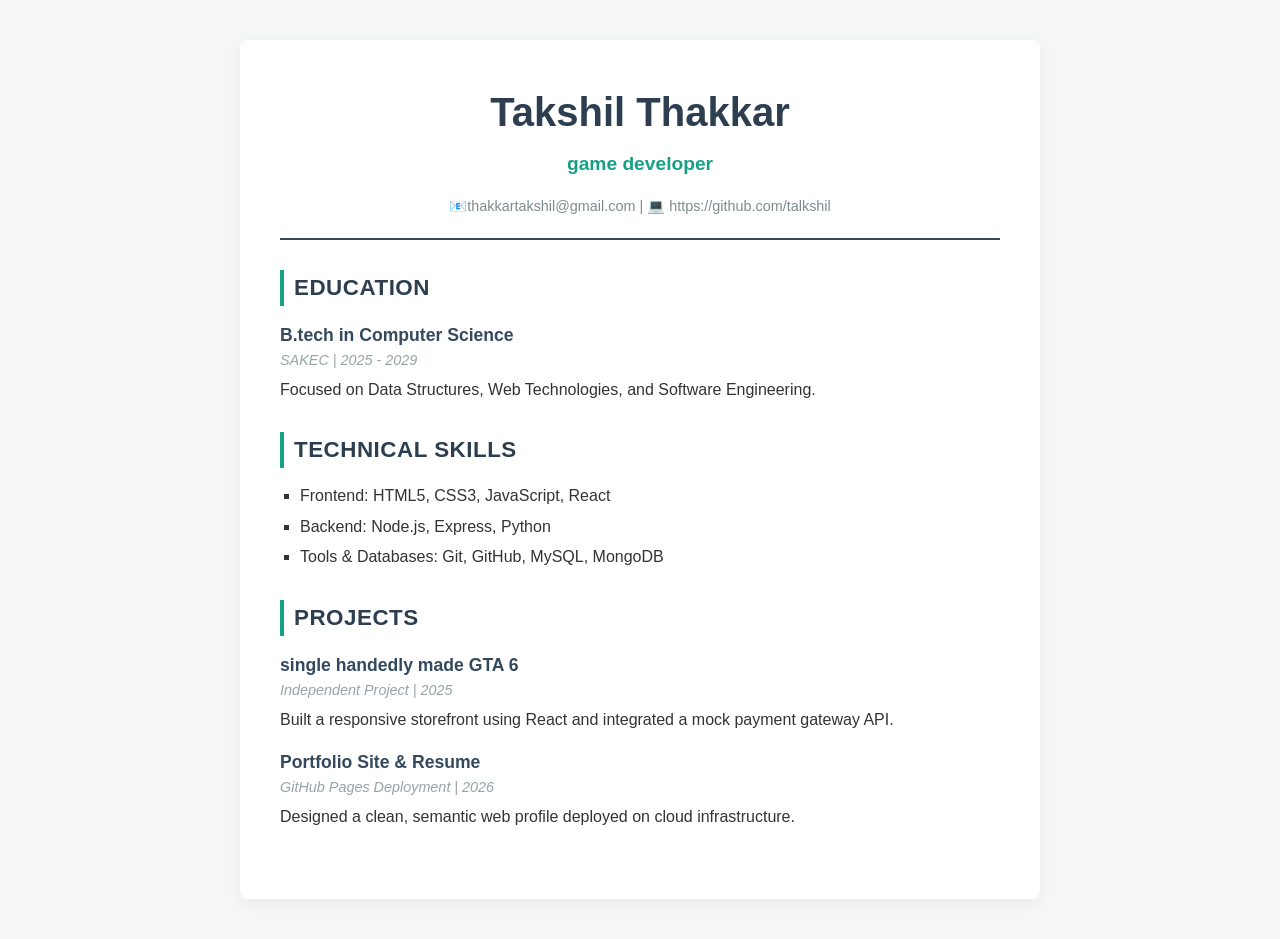
<file: index.html>
<!DOCTYPE html>
<html lang="en">
<head>
    <meta charset="UTF-8">
    <meta name="viewport" content="width=device-width, initial-scale=1.0">
    <title>Professional Resume</title>
    <link rel="stylesheet" href="style.css">
</head>
<body>
    <div class="resume-container">
        <header>
            <h1>Takshil Thakkar</h1>
            <p class="subtitle">game developer</p>
            <div class="contact-info">
                <span>📧thakkartakshil@gmail.com</span> | 
      
                <span>💻 https://github.com/talkshil</span>
            </div>
        </header>

        <main>
            <section>
                <h2>Education</h2>
                <div class="entry">
                    <h3>B.tech in Computer Science</h3>
                    <p class="meta">SAKEC | 2025 - 2029</p>
                    <p>Focused on Data Structures, Web Technologies, and Software Engineering.</p>
                </div>
            </section>


                    <section>
                <h2>Technical Skills</h2>
                <ul class="skills-list">
                    <li>Frontend: HTML5, CSS3, JavaScript, React</li>
                    <li>Backend: Node.js, Express, Python</li>
                    <li>Tools & Databases: Git, GitHub, MySQL, MongoDB</li>
                </ul>
            </section>

            <section>
                <h2>Projects</h2>
                <div class="entry">
                    <h3>single handedly made GTA 6</h3>
                    <p class="meta">Independent Project | 2025</p>
                    <p>Built a responsive storefront using React and integrated a mock payment gateway API.</p>
                </div>
                <div class="entry">
                    <h3>Portfolio Site & Resume</h3>
                    <p class="meta">GitHub Pages Deployment | 2026</p>
                    <p>Designed a clean, semantic web profile deployed on cloud infrastructure.</p>
                </div>
            </section>
        </main>
    </div>
</body>
</html>
</file>
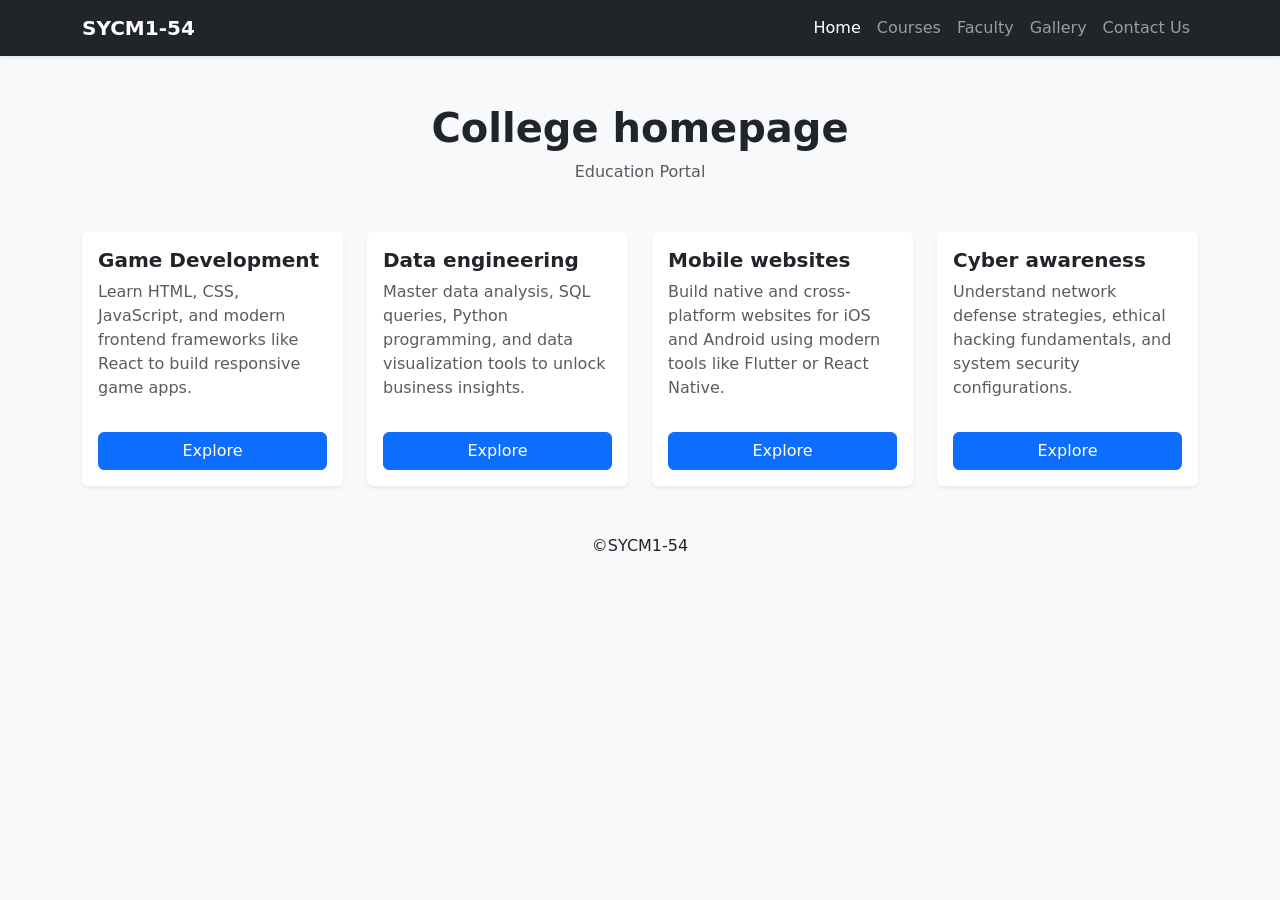
<file: expt6.html>
<html lang="en">
<head>
    <meta charset="UTF-8">
    <meta name="viewport" content="width=device-width, initial-scale=1.0">
    <title>College Homepage</title>
    
    <!-- Bootstrap 5.3 CSS CDN -->
    <link href="https://cdn.jsdelivr.net/npm/bootstrap@5.3.3/dist/css/bootstrap.min.css" rel="stylesheet">
    
    <style>
        
        .course-card {
            height: 100%;
            display: flex;
            flex-direction: column;
            transition: transform 0.2s ease, box-shadow 0.2s ease;
        }
        .grid-box{
            text-align: center;
        }
        .course-card:hover {
            transform: translateY(-5px);
            box-shadow: 0 8px 15px rgba(0, 0, 0, 0.1);
        }
        .course-card img {
            height: 180px;
            object-fit: cover;
        }
    </style>
</head>
<body class="bg-light">

    <nav class="navbar navbar-expand-lg navbar-dark bg-dark shadow-sm">
        <div class="container">
            <a class="navbar-brand fw-bold" href="#">SYCM1-54</a>
            
            <button class="navbar-toggler" type="button" data-bs-toggle="collapse" data-bs-target="#mainNavbar" aria-controls="mainNavbar" aria-expanded="false" aria-label="Toggle navigation">
                <span class="navbar-toggler-icon"></span>
            </button>
            
            <div class="collapse navbar-collapse" id="mainNavbar">
                <ul class="navbar-nav ms-auto mb-2 mb-lg-0">
                    <li class="nav-item">
                        <a class="nav-link active" aria-current="page" href="#">Home</a>
                    </li>
                    <li class="nav-item">
                        <a class="nav-link" href="#">Courses</a>
                    </li>
                    <li class="nav-item">
                        <a class="nav-link" href="#">Faculty</a>
                    </li>
                    <li class="nav-item">
                        <a class="nav-link" href="#">Gallery</a>
                    </li>
                    <li class="nav-item">
                        <a class="nav-link" href="#">Contact Us</a>
                    </li>
                </ul>
            </div>
        </div>
    </nav>

    <div class="container my-5">
        
        <div class="text-center mb-5">
            <h1 class="fw-bold">College homepage</h1>
            <p class="text-muted">Education Portal</p>
        </div>

        <div class="row g-4">
            
            <div class="col-12 col-md-6 col-lg-3">
                <div class="card course-card border-0 shadow-sm">
                    
                    <div class="card-body d-flex flex-column">
                        <h5 class="card-title fw-bold">Game Development</h5>
                        <p class="card-text text-muted flex-grow-1">Learn HTML, CSS, JavaScript, and modern frontend frameworks like React to build responsive game apps.</p>
                        <a href="#" class="btn btn-primary w-100 mt-3">Explore</a>
                    </div>
                </div>
            </div>

            <div class="col-12 col-md-6 col-lg-3">
                <div class="card course-card border-0 shadow-sm">
                    
                    <div class="card-body d-flex flex-column">
                        <h5 class="card-title fw-bold">Data engineering</h5>
                        <p class="card-text text-muted flex-grow-1">Master data analysis, SQL queries, Python programming, and data visualization tools to unlock business insights.</p>
                        <a href="#" class="btn btn-primary w-100 mt-3">Explore</a>
                    </div>
                </div>
            </div>

            <div class="col-12 col-md-6 col-lg-3">
                <div class="card course-card border-0 shadow-sm">
                   
                    <div class="card-body d-flex flex-column">
                        <h5 class="card-title fw-bold">Mobile websites</h5>
                        <p class="card-text text-muted flex-grow-1">Build native and cross-platform websites for iOS and Android using modern tools like Flutter or React Native.</p>
                        <a href="#" class="btn btn-primary w-100 mt-3">Explore</a>
                    </div>
                </div>
            </div>

            <div class="col-12 col-md-6 col-lg-3">
                <div class="card course-card border-0 shadow-sm">
                    
                    <div class="card-body d-flex flex-column">
                        <h5 class="card-title fw-bold">Cyber awareness</h5>
                        <p class="card-text text-muted flex-grow-1">Understand network defense strategies, ethical hacking fundamentals, and system security configurations.</p>
                        <a href="#" class="btn btn-primary w-100 mt-3">Explore</a>
                    </div>
                </div>
            </div>

        </div> 
        
    </div> 
    <footer class="row">
        <div class="col-15">
            <div class="grid-box">
                <p class="mb-0">&copy;SYCM1-54</p>
            </div>

        </div>
    </footer>

    <script src="https://cdn.jsdelivr.net/npm/bootstrap@5.3.3/dist/js/bootstrap.bundle.min.js"></script>
</body>
</html>
</file>
<file: style.css>
* {
    margin: 0;
    padding: 0;
    box-sizing: border-box;
}
body {
    font-family: 'Segoe UI', Tahoma, Geneva, Verdana, sans-serif;
    background-color: #f4f7f6;
    color: #333;
    line-height: 1.6;
    padding: 40px 20px;
}

.resume-container {
    max-width: 800px;
    margin: 0 auto;
    background: #ffffff;
    padding: 40px;
    border-radius: 8px;
    box-shadow: 0 4px 15px rgba(0,0,0,0.05);
}

header {
    text-align: center;
    border-bottom: 2px solid #34495e;
    padding-bottom: 20px;
    margin-bottom: 30px;
}
header h1 {
    font-size: 2.5rem;
    color: #2c3e50;
    margin-bottom: 5px;
}
.subtitle {
    font-size: 1.2rem;
    color: #16a085;
    font-weight: 600;
    margin-bottom: 15px;
}
.contact-info {
    font-size: 0.9rem;
    color: #7f8c8d;
}

section {
    margin-bottom: 30px;
}
section h2 {
    color: #2c3e50;
    border-left: 4px solid #16a085;
    padding-left: 10px;
    font-size: 1.4rem;
    margin-bottom: 15px;
    text-transform: uppercase;
    letter-spacing: 0.5px;
}
.entry {
    margin-bottom: 15px;
}
.entry h3 {
    color: #34495e;
    font-size: 1.1rem;
}
.meta {
    font-style: italic;
    color: #95a5a6;
    font-size: 0.9rem;
    margin-bottom: 5px;
}

.skills-list {
    list-style-type: square;
    padding-left: 20px;
}
.skills-list li {
    margin-bottom: 5px;
}
</file>
